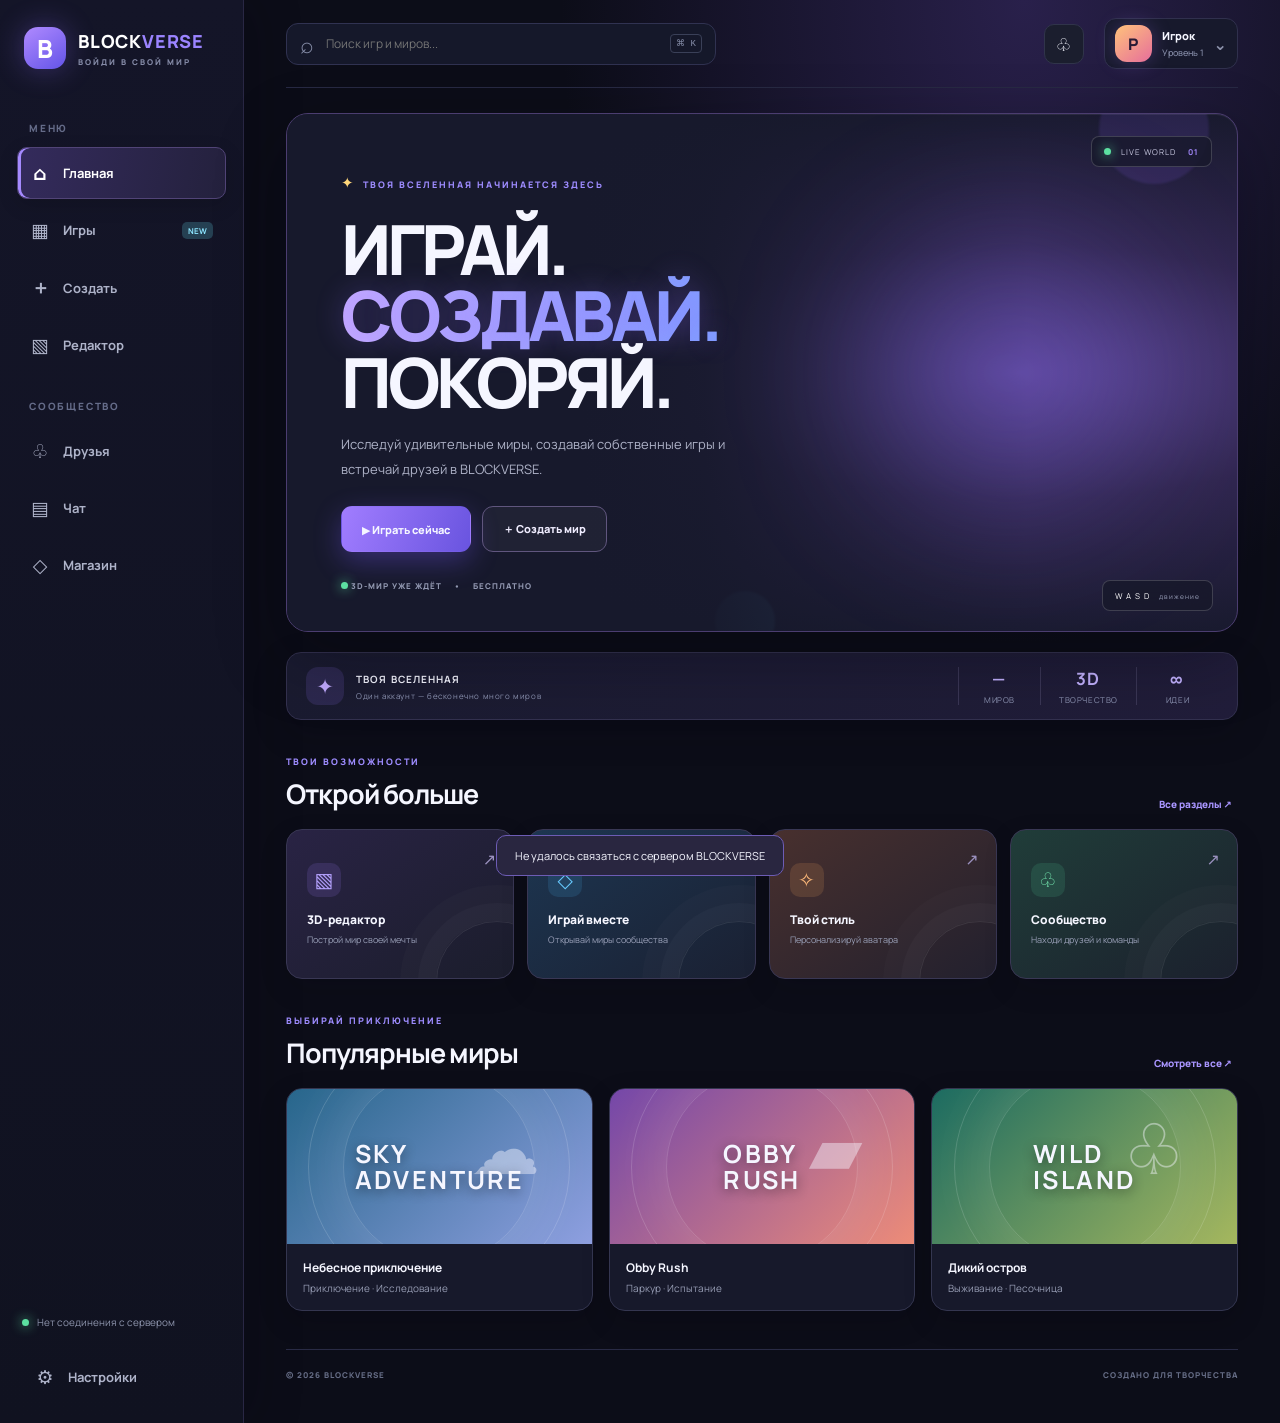
<file: index.html>
<!doctype html><html lang="ru"><head><meta charset="utf-8"><meta name="viewport" content="width=device-width,initial-scale=1"><meta name="theme-color" content="#10111d"><meta name="description" content="BLOCKVERSE 2.0 — создавай миры и исследуй игры."><title>BLOCKVERSE 2.0</title><link rel="stylesheet" href="./styles.css?v=20261112-ui3"><script src="https://cdn.babylonjs.com/babylon.js"></script></head><body><div class="app-shell"><aside class="sidebar"><a class="brand" href="#"><span class="brand-mark">B</span><span>BLOCK<span class="brand-light">VERSE</span><small>ВОЙДИ В СВОЙ МИР</small></span></a><div class="side-label">МЕНЮ</div><nav class="nav"><button class="nav-item active" data-view="home"><span>⌂</span>Главная</button><button class="nav-item" data-view="games"><span>▦</span>Игры <i>NEW</i></button><button class="nav-item" data-view="create"><span>＋</span>Создать</button><button class="nav-item" data-view="editor"><span>▧</span>Редактор</button></nav><div class="side-label space-top">СООБЩЕСТВО</div><nav class="nav"><button class="nav-item" data-view="friends"><span>♧</span>Друзья</button><button class="nav-item" data-view="chat"><span>▤</span>Чат</button><button class="nav-item" data-view="shop"><span>◇</span>Магазин</button></nav><div class="sidebar-bottom"><div class="online-dot"></div><span id="system-status">Проверка сервера…</span><button class="nav-item" data-view="settings"><span>⚙</span>Настройки</button></div></aside><main class="main"><header class="topbar"><button class="mobile-brand" data-view="home">◈ BLOCKVERSE</button><label class="search"><span>⌕</span><input id="search" placeholder="Поиск игр и миров..." autocomplete="off"><kbd>⌘ K</kbd></label><div class="top-actions"><button class="icon-btn" title="Уведомления">♧</button><button class="profile"><span class="avatar">P</span><span class="profile-name">Игрок<span>Уровень 1</span></span><b>⌄</b></button></div></header><section id="home-view" class="view active"><div class="hero"><div class="hero-copy"><div class="eyebrow"><span class="spark">✦</span>ТВОЯ ВСЕЛЕННАЯ НАЧИНАЕТСЯ ЗДЕСЬ</div><h1>ИГРАЙ.<br><em>СОЗДАВАЙ.</em><br>ПОКОРЯЙ.</h1><p>Исследуй удивительные миры, создавай собственные игры и встречай друзей в BLOCKVERSE.</p><div class="hero-actions"><button class="btn btn-primary" id="play-btn">▶ Играть сейчас</button><button class="btn btn-ghost" data-view="create">＋ Создать мир</button></div><div class="hero-meta"><span><b class="pulse"></b> 3D-МИР УЖЕ ЖДЁТ</span><span>•</span><span>БЕСПЛАТНО</span></div></div><div class="hero-scene"><div class="scene-glow"></div><canvas id="renderCanvas" aria-label="3D-сцена BLOCKVERSE"></canvas><div class="scene-tag"><span class="live-dot"></span> LIVE WORLD <b>01</b></div><div class="scene-hint">W A S D <small>движение</small></div></div><div class="hero-orb orb-one"></div><div class="hero-orb orb-two"></div></div><div class="dashboard-strip"><div><span class="dash-symbol">✦</span><span><b>ТВОЯ ВСЕЛЕННАЯ</b><small>Один аккаунт — бесконечно много миров</small></span></div><div class="dash-stat"><b id="dashboard-world-count">—</b><small>МИРОВ</small></div><div class="dash-stat"><b>3D</b><small>ТВОРЧЕСТВО</small></div><div class="dash-stat"><b>∞</b><small>ИДЕИ</small></div></div><div class="section-heading"><div><div class="eyebrow">ТВОИ ВОЗМОЖНОСТИ</div><h2>Открой больше</h2></div><button class="text-link" data-view="games">Все разделы ↗</button></div><div class="feature-grid"><button class="feature-card purple" data-view="editor"><span class="feature-icon">▧</span><span class="feature-title">3D-редактор</span><span class="feature-desc">Построй мир своей мечты</span><span class="feature-arrow">↗</span></button><button class="feature-card blue" data-view="games"><span class="feature-icon">◇</span><span class="feature-title">Играй вместе</span><span class="feature-desc">Открывай миры сообщества</span><span class="feature-arrow">↗</span></button><button class="feature-card orange" data-view="shop"><span class="feature-icon">✧</span><span class="feature-title">Твой стиль</span><span class="feature-desc">Персонализируй аватара</span><span class="feature-arrow">↗</span></button><button class="feature-card green" data-view="friends"><span class="feature-icon">♧</span><span class="feature-title">Сообщество</span><span class="feature-desc">Находи друзей и команды</span><span class="feature-arrow">↗</span></button></div><div class="section-heading games-heading"><div><div class="eyebrow">ВЫБИРАЙ ПРИКЛЮЧЕНИЕ</div><h2>Популярные миры</h2></div><button class="text-link" data-view="games">Смотреть все ↗</button></div><div class="world-grid" id="world-grid"><button class="world-card" data-world="sky"><div class="world-art sky-art"><span>☁</span><b>SKY<br>ADVENTURE</b></div><div class="world-info"><b>Небесное приключение</b><small>Приключение · Исследование</small></div></button><button class="world-card" data-world="obby"><div class="world-art obby-art"><span>▰</span><b>OBBY<br>RUSH</b></div><div class="world-info"><b>Obby Rush</b><small>Паркур · Испытание</small></div></button><button class="world-card" data-world="island"><div class="world-art island-art"><span>♧</span><b>WILD<br>ISLAND</b></div><div class="world-info"><b>Дикий остров</b><small>Выживание · Песочница</small></div></button></div><footer>© 2026 BLOCKVERSE <span>СОЗДАНО ДЛЯ ТВОРЧЕСТВА</span></footer></section><section id="other-view" class="view"><div class="page-top"><div class="eyebrow">BLOCKVERSE / <span id="page-kicker">РАЗДЕЛ</span></div><h1 id="page-title">Игры</h1><p id="page-desc">Открывай новые возможности своей вселенной.</p></div><div id="page-content" class="page-content"></div><button class="btn btn-ghost back-home" data-view="home">← На главную</button></section></main></div><div id="toast" class="toast" role="status"></div><script src="./app.js?v=20261112-ui3"></script></body></html>
</file>
<file: styles.css>
@import url('https://fonts.googleapis.com/css2?family=Manrope:wght@400;500;600;700;800;900&display=swap');
:root{--bg:#10111d;--panel:#171927;--panel2:#1c2032;--text:#f5f6ff;--muted:#9298b1;--line:#292d42;--violet:#8a69ff;--cyan:#62d8ff}
*{box-sizing:border-box}body{margin:0;background:var(--bg);color:var(--text);font-family:Manrope,system-ui,sans-serif}button,input{font:inherit}button{color:inherit;cursor:pointer}.app-shell{min-height:100vh;display:flex}.sidebar{width:244px;flex-shrink:0;background:#141624;border-right:1px solid var(--line);padding:27px 17px 20px;display:flex;flex-direction:column;min-height:100vh}.brand{display:flex;align-items:center;gap:12px;text-decoration:none;color:white;font-weight:900;font-size:17px;letter-spacing:.5px;margin:0 0 45px 7px}.brand-mark{width:42px;height:42px;border-radius:13px;display:grid;place-items:center;background:linear-gradient(140deg,#9d75ff,#5b4de0);font-size:25px;box-shadow:0 7px 25px #755aff55}.brand-light{color:#9b84ff}.brand small{display:block;font-size:8px;letter-spacing:2px;color:#858ba7;margin-top:3px}.side-label{font-size:10px;font-weight:800;letter-spacing:1.8px;color:#656c89;padding:0 12px 12px}.space-top{margin-top:28px}.nav{display:grid;gap:5px}.nav-item{border:0;background:transparent;text-align:left;padding:12px;border-radius:10px;color:#aeb3c9;font-size:13px;font-weight:700;display:flex;align-items:center;gap:13px;transition:.2s}.nav-item>span{font-size:19px;width:20px;text-align:center}.nav-item:hover,.nav-item.active{background:#282440;color:#fff}.nav-item.active{box-shadow:inset 3px 0 #9a7bff}.nav-item i{font-size:8px;font-style:normal;color:#8de5ff;background:#254052;padding:3px 6px;border-radius:5px;margin-left:auto}.sidebar-bottom{margin-top:auto;color:#8e95ad;font-size:10px;display:flex;align-items:center;gap:8px;padding:12px 5px 0;flex-wrap:wrap}.sidebar-bottom .nav-item{width:100%;margin-top:14px}.online-dot,.pulse,.live-dot{width:7px;height:7px;border-radius:50%;background:#5ce0a1;display:inline-block;box-shadow:0 0 12px #5ce0a1}.main{min-width:0;flex:1;padding:0 42px 24px;max-width:1700px;margin:auto}.topbar{height:88px;display:flex;align-items:center;justify-content:space-between;border-bottom:1px solid var(--line);gap:20px}.search{height:42px;width:min(430px,55%);display:flex;align-items:center;gap:10px;background:#1a1d2c;border:1px solid #2b3045;border-radius:10px;padding:0 13px;color:#858ca7}.search>span{font-size:23px}.search input{background:none;border:0;outline:0;color:white;min-width:0;flex:1;font-size:12px}.search kbd{font-size:9px;border:1px solid #3a4058;border-radius:4px;padding:3px 5px}.top-actions{display:flex;align-items:center;gap:20px}.icon-btn{background:#1b1e2e;border:1px solid #30344a;border-radius:10px;width:40px;height:40px;font-size:18px}.profile{display:flex;align-items:center;gap:10px;background:none;border:0;text-align:left}.avatar{width:37px;height:37px;border-radius:12px;display:grid;place-items:center;background:linear-gradient(140deg,#ffc27b,#e66e9b);color:#291a35;font-weight:900}.profile-name{font-size:11px;font-weight:800}.profile-name span{display:block;font-size:9px;color:#858ca7;font-weight:500;margin-top:3px}.profile>b{color:#8e94ad}.mobile-brand{display:none}.view{display:none}.view.active{display:block}.hero{position:relative;overflow:hidden;min-height:470px;margin-top:27px;border:1px solid #35304e;border-radius:20px;background:radial-gradient(ellipse at 76% 50%,#39316b 0%,#24213f 36%,#191a2b 72%);display:grid;grid-template-columns:1fr 1fr;isolation:isolate}.hero:after{content:"";position:absolute;inset:0;background:linear-gradient(90deg,#191a2b 0%,#191a2b 34%,transparent 72%);z-index:-1}.hero-copy{padding:53px 0 38px 49px;z-index:2}.eyebrow{font-size:9px;letter-spacing:2px;font-weight:900;color:#9e8cff}.spark{color:#ffd77b;font-size:15px;margin-right:7px}.hero h1{font-size:clamp(43px,5.2vw,68px);line-height:.99;letter-spacing:-3px;margin:23px 0 17px;font-weight:900}.hero h1 em{font-style:normal;color:#a58aff;text-shadow:0 0 28px #8d6cff55}.hero-copy p{max-width:390px;color:#aeb2c7;font-size:12px;line-height:1.9}.hero-actions{display:flex;gap:11px;margin-top:25px;flex-wrap:wrap}.btn{border:1px solid transparent;border-radius:9px;padding:13px 19px;font-size:11px;font-weight:800;transition:.2s}.btn:hover{transform:translateY(-2px)}.btn-primary{background:linear-gradient(110deg,#9876ff,#6959e8);box-shadow:0 8px 25px #765bff4a}.btn-ghost{background:#ffffff0b;border-color:#55516e;color:#f0edff}.hero-meta{display:flex;align-items:center;gap:12px;margin-top:28px;color:#9298b1;font-size:8px;font-weight:800;letter-spacing:1px}.hero-scene{position:relative;min-height:420px}.hero-scene canvas{position:absolute;inset:0;width:100%;height:100%;outline:0;touch-action:pan-y}.scene-glow{position:absolute;width:290px;height:290px;top:50%;left:52%;transform:translate(-50%,-50%);background:#8b6cff38;filter:blur(70px);border-radius:50%}.scene-tag,.scene-hint{position:absolute;z-index:3;background:#17182acb;border:1px solid #ffffff20;border-radius:8px;padding:9px 12px;font-size:8px;letter-spacing:1px;color:#c7c7df}.scene-tag{right:25px;top:22px}.scene-tag b{color:#a58aff;margin-left:9px}.live-dot{margin-right:7px}.scene-hint{bottom:20px;right:24px;color:#fff}.scene-hint small{color:#9da3bd;margin-left:6px}.hero-orb{position:absolute;border-radius:50%;filter:blur(1px);z-index:-1}.orb-one{width:110px;height:110px;background:#8c65ff22;right:3%;top:-40px}.orb-two{width:60px;height:60px;background:#65d9ff20;left:45%;bottom:-20px}.section-heading{display:flex;align-items:end;justify-content:space-between;margin:38px 0 17px}.section-heading h2,.page-top h1{font-size:25px;letter-spacing:-1px;margin:7px 0 0}.text-link{background:none;border:0;color:#a995ff;font-size:10px;font-weight:800}.feature-grid{display:grid;grid-template-columns:repeat(4,1fr);gap:13px}.feature-card{position:relative;min-height:143px;text-align:left;border:1px solid #34334d;border-radius:13px;padding:18px;background:linear-gradient(145deg,#292344,#1b1d2c);overflow:hidden}.feature-card:hover,.world-card:hover{transform:translateY(-3px);border-color:#7766c9}.feature-icon{display:grid;place-items:center;width:34px;height:34px;border-radius:10px;background:#9b7aff25;color:#b6a3ff;font-size:20px;margin-bottom:14px}.feature-title,.feature-desc{display:block}.feature-title{font-size:12px;font-weight:900}.feature-desc{font-size:9px;color:#999fb7;margin-top:5px}.feature-arrow{position:absolute;right:17px;top:18px;color:#9b91bf}.blue{background:linear-gradient(145deg,#1d3651,#1a2032)}.blue .feature-icon{background:#50baff22;color:#68caff}.orange{background:linear-gradient(145deg,#48302e,#22202e)}.orange .feature-icon{background:#ffac6325;color:#ffba7a}.green{background:linear-gradient(145deg,#203d39,#1b202d)}.green .feature-icon{background:#57d8a022;color:#72e2ac}.games-heading{margin-top:37px}.world-grid{display:grid;grid-template-columns:repeat(3,1fr);gap:14px}.world-card{border:1px solid #30344a;border-radius:13px;background:#191c2b;text-align:left;overflow:hidden;padding:0;transition:.2s}.world-art{height:135px;display:flex;align-items:center;justify-content:center;position:relative;overflow:hidden}.world-art:before,.world-art:after{content:"";position:absolute;border-radius:50%;border:1px solid #ffffff25;width:180px;height:180px}.world-art:after{width:240px;height:240px}.world-art span{font-size:70px;opacity:.45;position:absolute;right:17%;top:10px}.world-art b{font-size:23px;line-height:1.05;letter-spacing:2px;text-shadow:0 3px 12px #0007;z-index:1}.sky-art{background:linear-gradient(135deg,#27668b,#8e9fe0)}.obby-art{background:linear-gradient(135deg,#7447a9,#ed8c78)}.island-art{background:linear-gradient(135deg,#1c6b61,#a5b75e)}.world-info{padding:13px 14px}.world-info b{display:block;font-size:11px}.world-info small{display:block;color:#969cb3;font-size:9px;margin-top:5px}footer{border-top:1px solid var(--line);margin-top:38px;padding:19px 0;color:#666d86;font-size:8px;letter-spacing:1px;font-weight:800}footer span{float:right}.page-top{padding:65px 0 25px}.page-top h1{font-size:42px}.page-top p{font-size:12px;color:var(--muted)}.page-content{border:1px solid var(--line);background:#171a29;border-radius:15px;padding:24px;min-height:180px;color:#c5c9da;font-size:13px;line-height:1.8}.page-content h3{color:white}.page-content .btn{margin-top:15px}.back-home{margin-top:20px}.toast{position:fixed;bottom:24px;left:50%;transform:translate(-50%,20px);opacity:0;pointer-events:none;background:#292640;border:1px solid #6d5cb5;border-radius:10px;padding:12px 18px;font-size:11px;z-index:10;transition:.25s}.toast.show{opacity:1;transform:translate(-50%,0)}
@media(max-width:1050px){.main{padding:0 25px 20px}.sidebar{width:210px}.hero-copy{padding-left:30px}.feature-grid{grid-template-columns:repeat(2,1fr)}}
@media(max-width:720px){.sidebar{display:none}.main{padding:0 15px 20px}.topbar{height:67px}.mobile-brand{display:block;background:none;border:0;font-weight:900;font-size:12px;white-space:nowrap}.search{width:auto;flex:1;height:38px}.search kbd,.profile-name,.profile>b,.icon-btn{display:none}.top-actions{gap:8px}.hero{grid-template-columns:1fr;min-height:630px}.hero:after{background:linear-gradient(180deg,#191a2b 0%,#191a2b 44%,transparent 78%)}.hero-copy{padding:34px 23px 0}.hero h1{font-size:53px}.hero-scene{min-height:260px;margin-top:-5px}.hero-scene canvas{height:290px}.scene-tag{top:5px;right:13px}.scene-hint{bottom:8px;right:13px}.feature-grid{gap:9px}.feature-card{min-height:130px;padding:14px}.world-grid{grid-template-columns:1fr}.world-art{height:120px}.section-heading h2{font-size:21px}.page-top{padding-top:40px}.page-top h1{font-size:34px}}
@media(min-width:721px) and (max-width:900px){.hero{grid-template-columns:1.05fr .95fr}.hero h1{font-size:48px}.hero-copy{padding-left:25px}.world-grid{grid-template-columns:repeat(2,1fr)}}


/* BLOCKVERSE server-connected views */
.toolbar,.editor-toolbar,.game-hud{display:flex;align-items:center;gap:10px;flex-wrap:wrap;margin-bottom:18px}.muted{color:var(--muted);font-size:11px}.field{width:100%;min-width:0;background:#101321;border:1px solid #343951;border-radius:9px;padding:12px;color:#f5f6ff;outline:none;font:inherit;font-size:12px}.field:focus{border-color:#927bff;box-shadow:0 0 0 3px #927bff20}.form-grid{display:grid;grid-template-columns:repeat(2,minmax(0,1fr));gap:16px;max-width:720px}.form-grid label,.page-content>label{display:grid;gap:7px;color:#c7c9dc;font-size:11px;font-weight:800}.form-grid .wide{grid-column:1/-1}.form-grid .btn{justify-self:start}.inline-form{display:flex;gap:9px;margin:17px 0}.inline-form .field{flex:1}.account-id{display:flex;align-items:center;gap:12px;flex-wrap:wrap;padding:13px;border:1px solid var(--line);border-radius:10px;background:#111422;margin:12px 0}.account-id span{color:var(--muted);font-size:10px}.account-id code{font-size:10px;color:#b7a7ff;overflow-wrap:anywhere;flex:1}.current-avatar{font-size:26px}.friend-list{display:grid;gap:8px;margin-top:12px}.friend-row{display:flex;align-items:center;gap:12px;background:#111422;border:1px solid var(--line);padding:10px;border-radius:10px}.friend-avatar{font-size:22px}.friend-row b{font-size:12px}.friend-row small{margin-left:auto;color:var(--muted);font-size:10px}.avatar-grid{display:grid;grid-template-columns:repeat(8,minmax(0,1fr));gap:10px;margin-top:20px}.avatar-choice{font-size:27px;background:#111422;border:1px solid var(--line);border-radius:12px;aspect-ratio:1}.avatar-choice.selected,.tool-active{border-color:#9b82ff;background:#322a54}.editor-toolbar{margin-top:16px}.editor-grid{display:grid;grid-template-columns:repeat(12,minmax(0,1fr));gap:4px;max-width:640px;padding:10px;background:#0e1220;border:1px solid var(--line);border-radius:12px}.editor-cell{aspect-ratio:1;min-width:0;border:1px solid #252b40;border-radius:5px;background:#1c2234;font-size:clamp(10px,2vw,19px);padding:0}.editor-cell:hover{border-color:#9b82ff;background:#30284c}.editor-cell.occupied{background:#463b72;border-color:#8e78e9}.chat-panel{margin-top:16px;border:1px solid var(--line);border-radius:12px;padding:12px;background:#101321}.chat-log{height:250px;overflow:auto;display:flex;flex-direction:column;gap:9px;padding:5px}.chat-message{display:flex;gap:8px;align-items:flex-start;font-size:11px}.chat-message b{white-space:nowrap;color:#b6a3ff}.chat-message span{overflow-wrap:anywhere;color:#e2e3ed}.game-hud{justify-content:space-between;font-size:11px;color:#b4b9ce}.game-hud .btn{margin:0;padding:8px 12px}#game-canvas{display:block;width:100%;height:min(58vh,520px);min-height:280px;border-radius:13px;border:1px solid #343951;background:#151a2c;touch-action:pan-y}.game-chat{margin-top:12px;background:#101321;border:1px solid var(--line);border-radius:12px;padding:10px}.game-chat .chat-log{height:125px}.game-chat .inline-form{margin-bottom:0}.page-content>h3{margin-top:0}
@media(max-width:720px){.form-grid{grid-template-columns:1fr}.form-grid .wide{grid-column:auto}.avatar-grid{grid-template-columns:repeat(4,minmax(0,1fr))}.editor-grid{gap:2px;padding:5px}.editor-toolbar .btn{padding:9px 10px;font-size:10px}.inline-form{flex-wrap:wrap}.inline-form .btn{flex-shrink:0}.game-hud{font-size:9px}.game-hud .btn{font-size:9px;padding:7px}.page-content{padding:16px}}


.touch-controls{display:none;pointer-events:none}.move-pad{pointer-events:auto;touch-action:none;position:absolute;left:16px;bottom:16px;width:112px;height:112px;border:1px solid #c3c9ff66;border-radius:50%;background:#11182b99;display:grid;place-items:center}.move-pad span{width:42px;height:42px;border-radius:50%;background:linear-gradient(145deg,#d5c9ff,#8a72ef);box-shadow:0 4px 15px #0008;transition:transform .04s}
@media(max-width:720px){.touch-controls{display:block;position:relative;height:0}.move-pad{bottom:128px;left:12px;width:96px;height:96px}.move-pad span{width:38px;height:38px}}

/* Playable session objective and touch jump */
.page-content:has(#game-canvas){position:relative}
.game-objective{padding:7px 11px;border:1px solid #58d8ff55;border-radius:8px;background:#1b3a4a;color:#8de7ff;font-weight:800}
.jump-btn{pointer-events:auto;position:absolute;right:16px;bottom:132px;width:86px;height:86px;border-radius:50%;border:1px solid #c4b4ff99;background:linear-gradient(145deg,#9b7cff,#5544c9);box-shadow:0 7px 22px #0008;color:white;font-size:10px;font-weight:900;letter-spacing:.5px;touch-action:none}
.jump-btn:active{transform:scale(.94);filter:brightness(1.2)}
@media(max-width:720px){.game-objective{order:3}.jump-btn{right:12px;bottom:130px;width:76px;height:76px}.game-hud{justify-content:flex-start}}

/* BLOCKVERSE 2.0 — unified concept-art interface */
:root{--bg:#0c0d18;--panel:#141629;--panel2:#1c1e35;--line:#292b48;--violet:#9a7bff;--cyan:#69dcff}
body{background:radial-gradient(ellipse at 80% 0%,#29204b 0,transparent 32%),#0c0d18}
.sidebar{background:linear-gradient(180deg,#141528,#101220);border-right-color:#292744;box-shadow:12px 0 45px #05061030}
.brand{font-size:18px;letter-spacing:.8px;margin-bottom:52px}.brand-mark{border-radius:14px;background:linear-gradient(145deg,#b08aff,#6354e8);box-shadow:0 0 30px #8c6cff55}
.nav-item{min-height:45px;border:1px solid transparent}.nav-item.active{background:linear-gradient(100deg,#342b5c,#24213d);border-color:#514477;box-shadow:inset 3px 0 #a58aff,0 6px 20px #0002}.nav-item:hover{background:#252641;border-color:#393958}
.topbar{border-bottom-color:#272943}.search{background:#15182a;border-color:#303251;border-radius:12px}.profile{padding:6px 10px;border:1px solid #30304d;border-radius:12px;background:#17192c}.avatar{box-shadow:0 0 20px #a579ff44}
.hero{min-height:490px;margin-top:25px;border-radius:22px;border-color:#4b3d70;background:radial-gradient(ellipse at 77% 50%,#57428e 0%,#30264f 35%,#17192c 76%);box-shadow:0 25px 70px #05050e55,inset 0 1px #ffffff12}
.hero:after{background:linear-gradient(90deg,#17192c 0%,#17192c 31%,#17192ce8 44%,transparent 78%)}.hero-copy{padding:58px 0 40px 54px}
.hero h1{font-size:clamp(48px,5.4vw,73px);line-height:.96;letter-spacing:-3.8px}.hero h1 em{background:linear-gradient(90deg,#c4aaff,#7f9dff);background-clip:text;-webkit-background-clip:text;color:transparent}
.hero-copy p{font-size:13px;max-width:410px}.btn{border-radius:11px;padding:14px 20px}.btn-primary{background:linear-gradient(110deg,#a17dff,#6954df);box-shadow:0 9px 28px #795bff55}.btn-ghost{background:#ffffff0a;border-color:#60567e}
.hero-scene{min-height:440px}.scene-tag,.scene-hint{backdrop-filter:blur(14px);border-color:#ffffff2b}
.dashboard-strip{display:flex;align-items:center;gap:0;margin:20px 0 8px;padding:14px 19px;border:1px solid #33314f;border-radius:15px;background:linear-gradient(100deg,#1a1b30,#211d3a);box-shadow:0 12px 35px #05050d33}
.dashboard-strip>div:first-child{display:flex;align-items:center;gap:12px;flex:1}.dash-symbol{display:grid;place-items:center;width:38px;height:38px;border-radius:12px;background:#9879ff25;color:#c1aaff;font-size:21px}
.dashboard-strip b{display:block;font-size:10px;letter-spacing:1.1px}.dashboard-strip small{display:block;color:#8f96b5;font-size:8px;margin-top:4px;letter-spacing:.6px}
.dash-stat{min-width:82px;padding:0 18px;border-left:1px solid #3a3655;text-align:center}.dash-stat b{font-size:17px;color:#c3b2ff}
.section-heading{margin-top:35px}.section-heading h2{font-size:27px}
.feature-card{border-radius:16px;min-height:150px;padding:20px;border-color:#393754;box-shadow:0 10px 28px #05050d20}
.feature-card:before{content:"";position:absolute;width:120px;height:120px;right:-45px;bottom:-65px;border:1px solid #ffffff16;border-radius:50%;box-shadow:0 0 0 18px #ffffff06,0 0 0 36px #ffffff04}
.feature-card:hover,.world-card:hover{transform:translateY(-4px);box-shadow:0 15px 35px #05050d55}
.world-grid{gap:16px}.world-card{border-radius:16px;border-color:#343650;background:#17192b;box-shadow:0 10px 28px #05050d30}.world-art{height:155px}
.world-art:before{width:190px;height:190px;box-shadow:0 0 70px #ffffff20}.world-art:after{width:260px;height:260px}.world-art b{font-size:25px;letter-spacing:2.4px}
.world-info{padding:15px 16px}.world-info b{font-size:12px}.world-info small{font-size:10px}
.page-top{padding-top:52px}.page-top h1{font-size:46px;letter-spacing:-2px}.page-content{border-radius:18px;border-color:#333451;background:linear-gradient(145deg,#191b30,#121525);box-shadow:0 18px 50px #05050d35;padding:27px}
.page-content h3{font-size:19px;letter-spacing:-.5px}.page-content p{color:#a6abc2}.field{background:#101323;border-color:#353854;border-radius:11px}
.avatar-choice{border-radius:15px;background:linear-gradient(145deg,#20223a,#141729);font-size:30px;transition:.2s}.avatar-choice:hover,.avatar-choice.selected{transform:translateY(-3px);box-shadow:0 9px 25px #8267ff2a}
.editor-grid{max-width:720px;background-color:#101324;background-image:linear-gradient(#ffffff08 1px,transparent 1px),linear-gradient(90deg,#ffffff08 1px,transparent 1px);background-size:28px 28px;border-radius:16px;border-color:#414061}
.editor-cell{background:#1b2036;border-radius:7px}.editor-cell.occupied{background:linear-gradient(145deg,#6854a8,#382e64);box-shadow:inset 0 1px #ffffff30}
.chat-panel,.game-chat{background:#111426;border-color:#353753;border-radius:15px}.friend-row{background:#15182b;border-color:#333650;border-radius:12px}footer{border-color:#292b45}
.catalog-banner{display:flex;align-items:center;justify-content:space-between;min-height:155px;padding:24px 30px;margin-bottom:22px;border:1px solid #4a3d70;border-radius:16px;background:radial-gradient(circle at 80% 50%,#6550a044,transparent 25%),linear-gradient(110deg,#292347,#171a2d)}
.catalog-banner h3{font-size:24px;margin:8px 0 4px}.catalog-banner p{font-size:11px;margin:0;color:#a6abc2}.catalog-orbit{width:82px;height:82px;display:grid;place-items:center;border:1px solid #9b80ff66;border-radius:50%;font-size:34px;color:#c9b6ff;box-shadow:0 0 0 14px #9b80ff10,0 0 45px #9272ff55}
.catalog-grid{grid-template-columns:repeat(3,minmax(0,1fr))}
.shop-layout{display:grid;grid-template-columns:minmax(220px,.8fr) 1.5fr;gap:22px}
.shop-preview{min-height:330px;display:flex;flex-direction:column;align-items:center;justify-content:center;text-align:center;border:1px solid #4a3c70;border-radius:16px;background:radial-gradient(circle at 50% 40%,#6550a066,transparent 45%),linear-gradient(150deg,#282345,#15182b);padding:20px}
.shop-avatar{display:grid;place-items:center;width:130px;height:130px;margin:20px 0 8px;border-radius:35px;border:1px solid #9e85ff66;background:linear-gradient(145deg,#493a70,#20243d);font-size:76px;box-shadow:0 0 55px #9d7aff35}
.shop-preview h3{margin:7px 0 0}.shop-preview p{font-size:10px}.shop-tag{margin-top:15px;padding:7px 11px;border-radius:20px;background:#2d2849;color:#c4b4ff;font-size:8px;font-weight:900;letter-spacing:1px}
.shop-wardrobe{padding:7px 0}.shop-wardrobe>p{font-size:11px}.shop-wardrobe .avatar-grid{grid-template-columns:repeat(4,minmax(0,1fr))}
@media(max-width:720px){
.hero{min-height:650px;border-radius:18px}.hero:after{background:linear-gradient(180deg,#17192c 0%,#17192c 43%,#17192c55 76%,transparent)}
.hero-copy{padding:35px 22px 0}.hero h1{font-size:52px;letter-spacing:-2.8px}.hero-scene{min-height:280px}
.dashboard-strip{gap:8px;padding:12px 10px;flex-wrap:wrap}.dashboard-strip>div:first-child{flex-basis:100%;padding-bottom:9px;border-bottom:1px solid #3a3655}
.dash-stat{flex:1;min-width:0;padding:5px 8px;border-left:0}.section-heading h2{font-size:23px}.page-top h1{font-size:37px}.page-content{padding:17px}.world-art{height:145px}
.catalog-banner{padding:20px;min-height:135px}.catalog-banner h3{font-size:20px}.catalog-orbit{width:58px;height:58px;flex-shrink:0}.catalog-grid{grid-template-columns:1fr}
.shop-layout{grid-template-columns:1fr}.shop-preview{min-height:260px}.shop-wardrobe .avatar-grid{grid-template-columns:repeat(4,minmax(0,1fr))}
}
</file>
